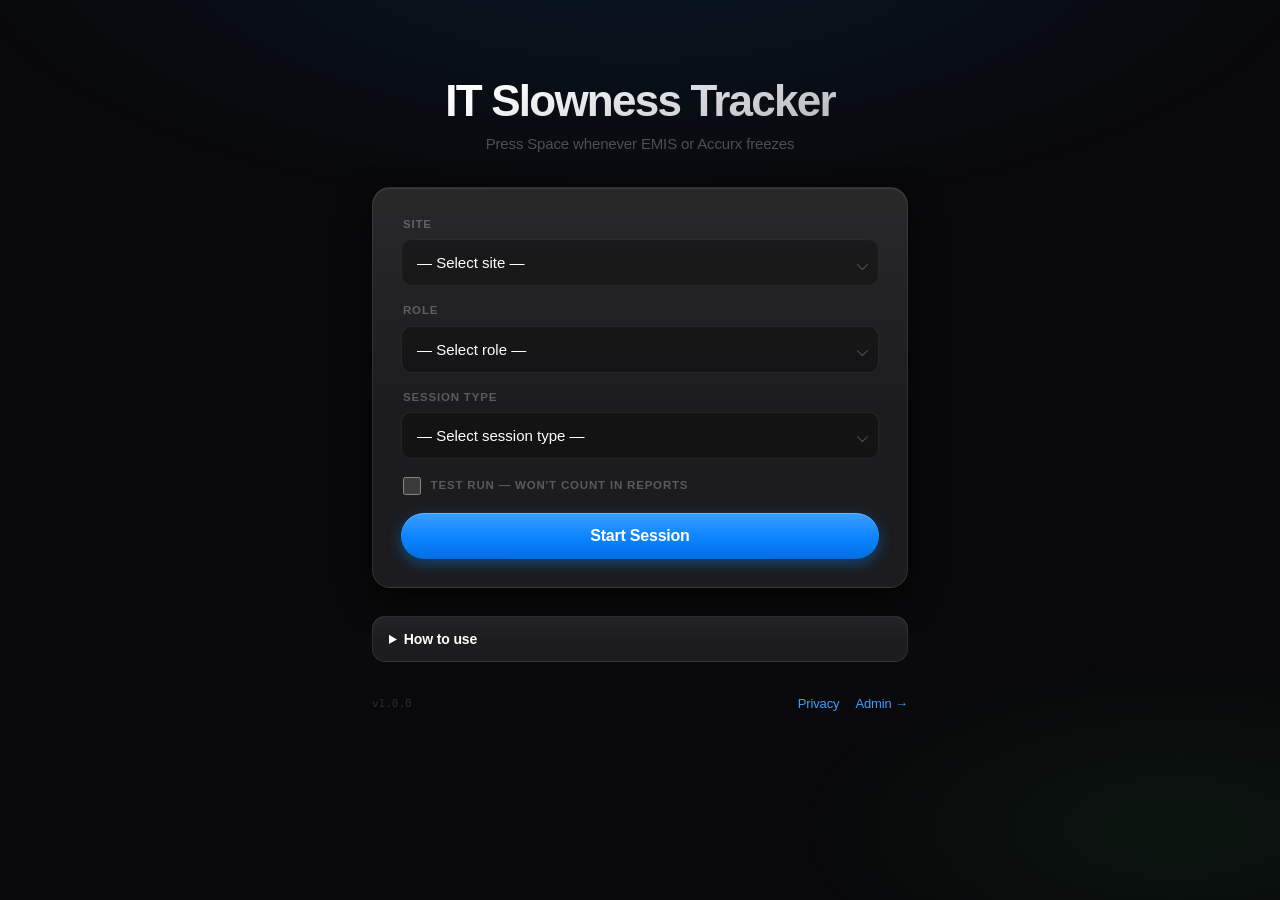
<file: index.html>
<!DOCTYPE html>
<html lang="en">
<head>
  <meta charset="UTF-8">
  <meta name="viewport" content="width=device-width, initial-scale=1.0">
  <title>IT Slowness Tracker</title>
  <meta name="description" content="Log time lost to EMIS and Accurx freezes during a working session.">
  <meta name="theme-color" content="#09090b">
  <meta name="apple-mobile-web-app-capable" content="yes">
  <meta name="apple-mobile-web-app-title" content="IT Slowness">
  <meta http-equiv="Content-Security-Policy" content="default-src 'self'; connect-src 'self' https://*.workers.dev https://api.github.com; script-src 'self'; img-src 'self' data:;">
  <meta name="app-version" content="">
  <link rel="icon" href="favicon.svg" type="image/svg+xml">
  <link rel="manifest" href="manifest.webmanifest">
  <link rel="stylesheet" href="app.css">
  <script type="module" src="app.js" defer></script>
</head>
<body data-screen="setup">

  <div id="error-banner" class="error-banner" role="alert" hidden></div>
  <div id="recovery-banner" class="recovery-banner" role="status" hidden>
    <span>Recovered session from previous page load.</span>
    <button type="button" id="btn-discard-recovery" class="btn btn-ghost btn-small">Discard</button>
  </div>

  <!-- ═══════════════════════════════════════════
       SCREEN: SETUP
  ════════════════════════════════════════════ -->
  <section id="screen-setup" class="screen">
    <div class="screen-inner">
      <header class="setup-header">
        <h1>IT Slowness Tracker</h1>
        <p class="subheading">Press Space whenever EMIS or Accurx freezes</p>
      </header>

      <form id="form-setup" class="setup-form" novalidate>
        <div class="field-group">
          <label for="sel-site">Site</label>
          <select id="sel-site" required>
            <option value="">— Select site —</option>
          </select>
        </div>

        <div class="field-group">
          <label for="sel-role">Role</label>
          <select id="sel-role" required>
            <option value="">— Select role —</option>
          </select>
        </div>

        <div class="field-group">
          <label for="sel-session-type">Session type</label>
          <select id="sel-session-type" required>
            <option value="">— Select session type —</option>
          </select>
        </div>

        <div class="field-group field-group--check">
          <label class="checkbox-label" for="chk-test-run">
            <input type="checkbox" id="chk-test-run">
            <span>Test run — won't count in reports</span>
          </label>
        </div>

        <button type="submit" id="btn-start-session" class="btn btn-primary btn-large">
          Start Session
        </button>
      </form>

      <details class="howto">
        <summary>How to use</summary>
        <ol>
          <li>Select your site, role, and session type, then start.</li>
          <li>Press <kbd>Space</kbd> (or tap the green button) when a system freezes.</li>
          <li>Press <kbd>Space</kbd> again when it recovers. Add an optional note.</li>
          <li>Hold <strong>End Session</strong> for 2 seconds, review, and submit.</li>
        </ol>
        <p>Do not enter patient names or NHS numbers. <a href="./privacy.html">Privacy notice</a>.</p>
      </details>

      <p id="queue-hint" class="queue-hint" hidden></p>

      <footer class="setup-footer">
        <span id="version-display" class="version-label"></span>
        <span class="footer-links">
          <a href="./privacy.html" class="admin-link">Privacy</a>
          <a href="./admin/" class="admin-link">Admin →</a>
        </span>
      </footer>
    </div>
  </section>

  <!-- ═══════════════════════════════════════════
       SCREEN: ACTIVE
  ════════════════════════════════════════════ -->
  <section id="screen-active" class="screen">
    <div class="screen-inner">

      <div class="active-topbar">
        <span id="info-chip" class="info-chip"></span>
        <button id="btn-edit-session" class="btn btn-ghost btn-small">Edit</button>
      </div>

      <div class="stats-row">
        <div class="stat-block">
          <span class="stat-num" id="stat-incidents">0</span>
          <span class="stat-lbl">incidents</span>
        </div>
        <div class="stat-divider"></div>
        <div class="stat-block">
          <span class="stat-num stat-num--red" id="stat-total-lost">0s</span>
          <span class="stat-lbl">lost</span>
        </div>
      </div>

      <div class="timer-area">
        <button id="btn-toggle-timer" class="idle" type="button" aria-pressed="false" aria-label="Start slowness timer">
          <span class="timer-idle-label">▶&nbsp;&nbsp;Press SPACE to start the clock</span>
          <span class="timer-running-label">
            <span id="display-elapsed" aria-hidden="true">00:00.0</span>
            <span class="timer-hint-running">Press SPACE to stop</span>
          </span>
        </button>
        <p class="shortcut-hint">or <kbd>Ctrl</kbd>+<kbd>Shift</kbd>+<kbd>S</kbd></p>
      </div>

      <ol id="incident-list" class="incident-list"></ol>

      <div class="end-session-area">
        <button id="btn-end-session" class="btn btn-warning" type="button" data-hold="true" aria-describedby="hold-hint">
          End Session
        </button>
        <p id="hold-hint" class="hold-hint">Hold for 2 seconds to end. Keyboard: press Enter, then confirm.</p>
        <button id="btn-discard-session" class="btn btn-ghost btn-small" type="button">
          Discard session
        </button>
      </div>

    </div>
  </section>

  <!-- ═══════════════════════════════════════════
       SCREEN: SUBMIT
  ════════════════════════════════════════════ -->
  <section id="screen-submit" class="screen">
    <div class="screen-inner">

      <h2 id="submit-heading" class="submit-heading"></h2>

      <div class="table-wrap">
        <table id="incident-table" class="incident-table">
          <thead>
            <tr>
              <th>#</th>
              <th>Time</th>
              <th>Duration</th>
              <th>Note</th>
            </tr>
          </thead>
          <tbody id="incident-table-body"></tbody>
        </table>
        <p id="submit-empty" class="submit-empty" hidden>No incidents recorded this session.</p>
      </div>

      <div class="field-group">
        <label for="session-narrative">Additional notes</label>
        <textarea
          id="session-narrative"
          rows="4"
          maxlength="2000"
          placeholder="Optional: anything else? e.g. EMIS labs slow all morning"
        ></textarea>
      </div>

      <button id="btn-submit" class="btn btn-primary btn-large" type="button">
        Submit to central log
      </button>

      <div id="submit-status" class="submit-status" hidden></div>

      <div class="submit-escape-hatch" hidden id="escape-hatch">
        <button id="btn-download-json" class="btn btn-ghost" type="button">
          Download session JSON
        </button>
      </div>

      <button id="btn-new-session" class="btn btn-ghost btn-large" type="button" hidden>
        Start another session
      </button>

    </div>
  </section>

  <!-- ═══════════════════════════════════════════
       NOTE DIALOG
  ════════════════════════════════════════════ -->
  <dialog id="note-dialog" class="note-dialog">
    <form method="dialog" class="note-dialog-inner">
      <h3 class="dialog-title">Add note to incident</h3>
      <textarea
        id="note-input"
        rows="3"
        maxlength="500"
        placeholder="e.g. EMIS froze on patient summary screen"
      ></textarea>
      <div class="dialog-actions">
        <button type="button" id="btn-note-confirm" class="btn btn-primary">Save note</button>
        <button type="button" id="btn-note-cancel" class="btn btn-ghost">Cancel</button>
      </div>
    </form>
  </dialog>

</body>
</html>
</file>
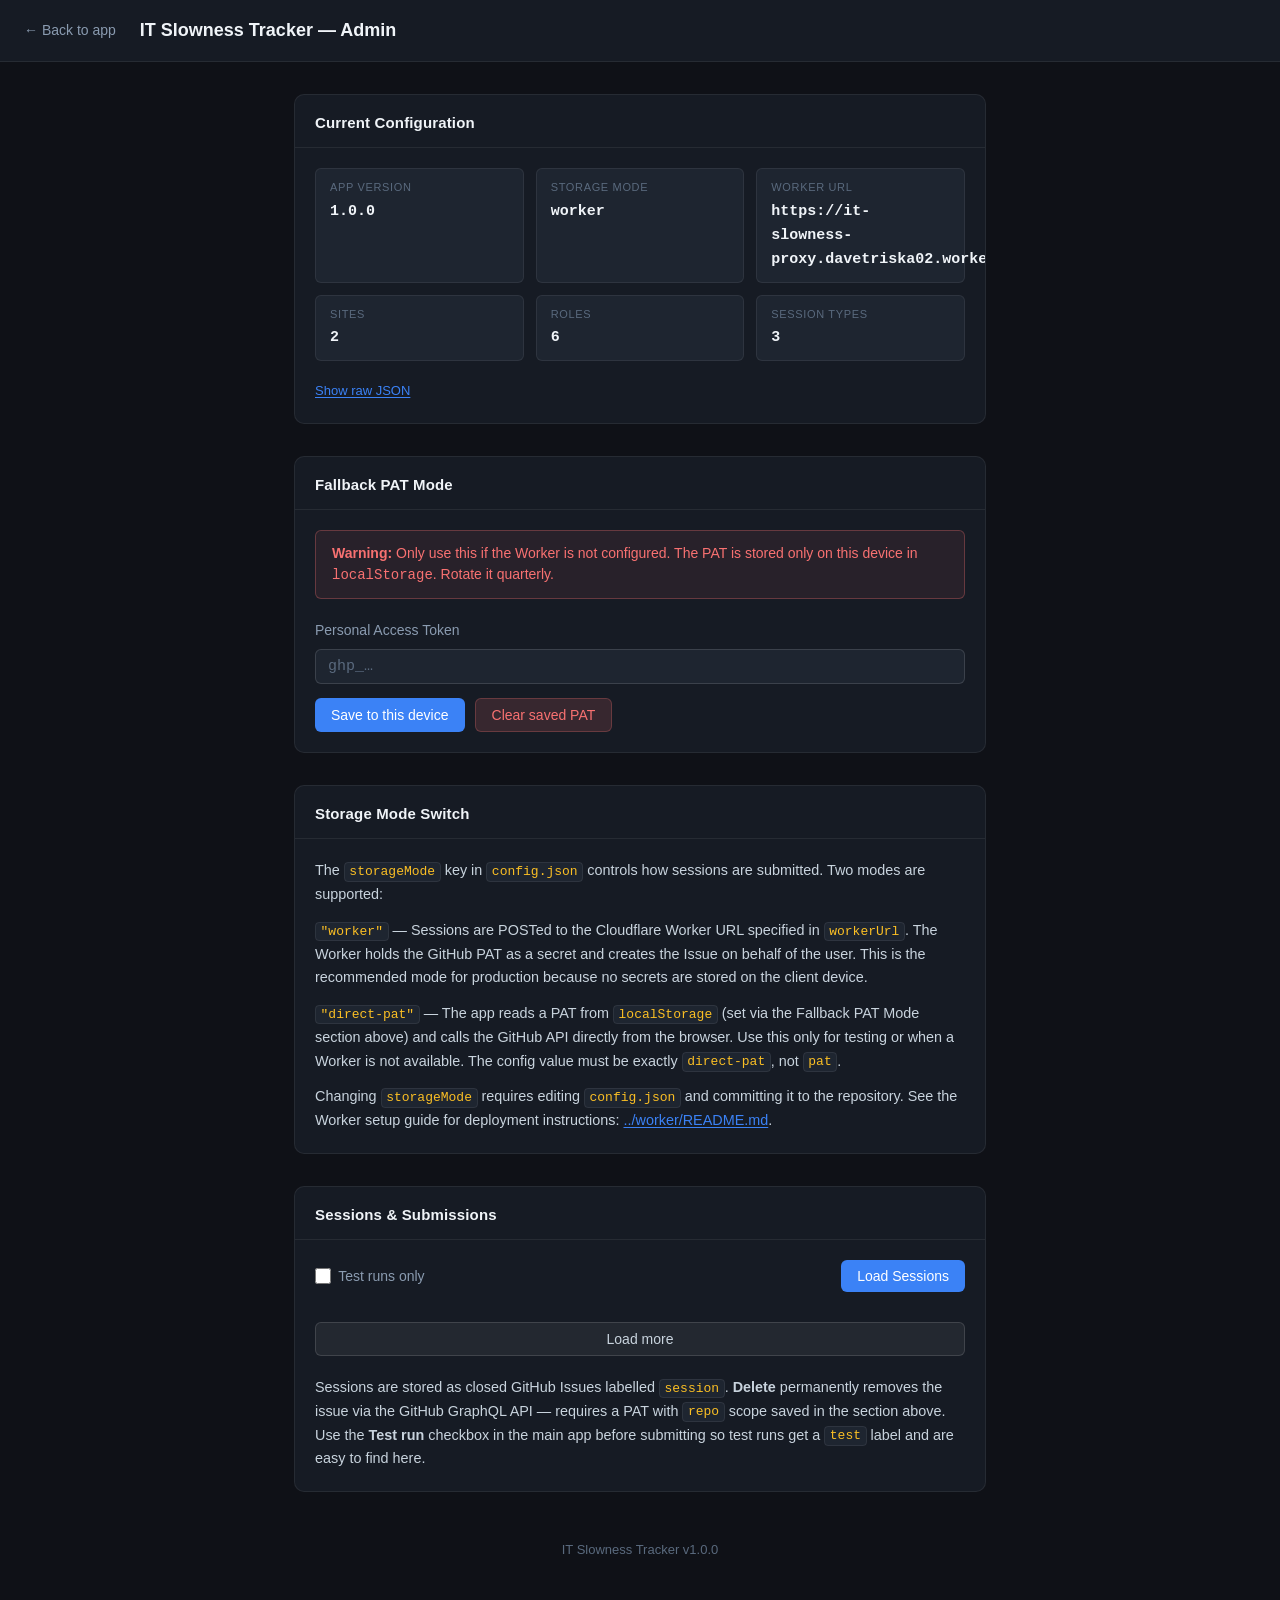
<file: admin/index.html>
<!DOCTYPE html>
<html lang="en">
<head>
  <meta charset="UTF-8">
  <meta name="viewport" content="width=device-width, initial-scale=1.0">
  <title>IT Slowness Tracker — Admin</title>
  <style>
    :root {
      --bg: #0f1117; --bg-elev: #161b24; --bg-mid: #1e2530;
      --border: rgba(255,255,255,0.07); --border-hi: rgba(255,255,255,0.13);
      --text-1: #f0f4f8; --text-2: #c8d3dd; --text-3: #8a9bb0; --text-4: #5a6a7e;
      --accent: #3b82f6; --red: #f87171; --amber: #fbbf24; --green: #4ade80;
      --sans: -apple-system, BlinkMacSystemFont, 'Segoe UI', sans-serif;
      --mono: 'SF Mono', 'Fira Code', 'Cascadia Code', monospace;
    }

    *, *::before, *::after { box-sizing: border-box; margin: 0; padding: 0; }

    html { font-size: 16px; }

    body {
      background: var(--bg);
      color: var(--text-1);
      font-family: var(--sans);
      line-height: 1.6;
      min-height: 100vh;
      padding: 0 0 4rem;
    }

    /* ── Header ── */
    .site-header {
      background: var(--bg-elev);
      border-bottom: 1px solid var(--border);
      padding: 1rem 1.5rem;
      display: flex;
      align-items: center;
      gap: 1.5rem;
    }

    .back-link {
      color: var(--text-3);
      text-decoration: none;
      font-size: 0.875rem;
      white-space: nowrap;
      display: flex;
      align-items: center;
      gap: 0.25rem;
      transition: color 0.15s;
    }
    .back-link:hover { color: var(--text-1); }

    .site-header h1 {
      font-size: 1.125rem;
      font-weight: 600;
      color: var(--text-1);
    }

    /* ── Main layout ── */
    .page-content {
      max-width: 740px;
      margin: 0 auto;
      padding: 2rem 1.5rem;
      display: flex;
      flex-direction: column;
      gap: 2rem;
    }

    /* ── Section card ── */
    .card {
      background: var(--bg-elev);
      border: 1px solid var(--border);
      border-radius: 10px;
      overflow: hidden;
    }

    .card-header {
      padding: 1rem 1.25rem 0.75rem;
      border-bottom: 1px solid var(--border);
    }

    .card-header h2 {
      font-size: 0.9375rem;
      font-weight: 600;
      color: var(--text-1);
      letter-spacing: 0.01em;
    }

    .card-body {
      padding: 1.25rem;
    }

    /* ── Config block ── */
    .config-pre {
      background: var(--bg-mid);
      border: 1px solid var(--border);
      border-radius: 6px;
      padding: 1rem;
      font-family: var(--mono);
      font-size: 0.8125rem;
      color: var(--text-2);
      overflow-x: auto;
      white-space: pre;
      line-height: 1.55;
    }

    .config-meta {
      display: grid;
      grid-template-columns: repeat(auto-fill, minmax(200px, 1fr));
      gap: 0.75rem;
      margin-bottom: 1rem;
    }

    .meta-item {
      background: var(--bg-mid);
      border: 1px solid var(--border);
      border-radius: 6px;
      padding: 0.625rem 0.875rem;
    }

    .meta-label {
      font-size: 0.6875rem;
      color: var(--text-4);
      text-transform: uppercase;
      letter-spacing: 0.06em;
      margin-bottom: 0.2rem;
    }

    .meta-value {
      font-size: 0.9375rem;
      font-weight: 600;
      color: var(--text-1);
      font-family: var(--mono);
    }

    .config-raw-toggle {
      margin-top: 0.75rem;
    }

    .toggle-btn {
      background: none;
      border: none;
      cursor: pointer;
      color: var(--accent);
      font-size: 0.8125rem;
      padding: 0;
      text-decoration: underline;
      text-underline-offset: 2px;
    }
    .toggle-btn:hover { color: var(--text-1); }

    .config-loading {
      color: var(--text-3);
      font-size: 0.875rem;
    }

    .config-error {
      color: var(--red);
      font-size: 0.875rem;
    }

    /* ── Warning banner ── */
    .warning-banner {
      background: rgba(248, 113, 113, 0.08);
      border: 1px solid rgba(248, 113, 113, 0.3);
      border-radius: 6px;
      padding: 0.75rem 1rem;
      color: var(--red);
      font-size: 0.875rem;
      line-height: 1.5;
      margin-bottom: 1.25rem;
    }

    .warning-banner strong { font-weight: 600; }

    /* ── PAT section ── */
    .pat-status {
      background: rgba(74, 222, 128, 0.08);
      border: 1px solid rgba(74, 222, 128, 0.25);
      border-radius: 6px;
      padding: 0.625rem 0.875rem;
      color: var(--green);
      font-size: 0.875rem;
      margin-bottom: 1rem;
      display: none;
    }
    .pat-status.visible { display: block; }

    .pat-row {
      display: flex;
      gap: 0.625rem;
      align-items: stretch;
    }

    .pat-input {
      flex: 1;
      background: var(--bg-mid);
      border: 1px solid var(--border-hi);
      border-radius: 6px;
      padding: 0.5rem 0.75rem;
      color: var(--text-1);
      font-size: 0.9375rem;
      font-family: var(--mono);
      outline: none;
      transition: border-color 0.15s;
      min-width: 0;
    }
    .pat-input::placeholder { color: var(--text-4); }
    .pat-input:focus { border-color: var(--accent); }

    /* ── Buttons ── */
    .btn {
      display: inline-flex;
      align-items: center;
      justify-content: center;
      gap: 0.375rem;
      border: none;
      border-radius: 6px;
      cursor: pointer;
      font-size: 0.875rem;
      font-weight: 500;
      padding: 0.5rem 1rem;
      white-space: nowrap;
      transition: background 0.15s, color 0.15s, opacity 0.15s;
      font-family: var(--sans);
    }

    .btn-primary {
      background: var(--accent);
      color: #fff;
    }
    .btn-primary:hover { background: #2563eb; }

    .btn-danger {
      background: rgba(248, 113, 113, 0.15);
      color: var(--red);
      border: 1px solid rgba(248, 113, 113, 0.25);
    }
    .btn-danger:hover { background: rgba(248, 113, 113, 0.25); }

    .btn-ghost {
      background: rgba(255,255,255,0.06);
      color: var(--text-2);
      border: 1px solid var(--border-hi);
    }
    .btn-ghost:hover { background: rgba(255,255,255,0.10); color: var(--text-1); }

    .pat-actions {
      display: flex;
      gap: 0.625rem;
      margin-top: 0.875rem;
      flex-wrap: wrap;
    }

    /* ── Feedback label ── */
    .feedback {
      font-size: 0.8125rem;
      padding: 0.25rem 0;
      transition: opacity 0.3s;
    }
    .feedback.ok { color: var(--green); }
    .feedback.err { color: var(--red); }
    .feedback[hidden] { display: none; }

    /* ── Storage mode section ── */
    .prose {
      font-size: 0.9rem;
      color: var(--text-2);
      line-height: 1.65;
    }

    .prose p + p { margin-top: 0.75rem; }

    .prose a {
      color: var(--accent);
      text-decoration: underline;
      text-underline-offset: 2px;
    }
    .prose a:hover { color: var(--text-1); }

    .prose code {
      background: var(--bg-mid);
      border: 1px solid var(--border);
      border-radius: 4px;
      padding: 0.1em 0.35em;
      font-family: var(--mono);
      font-size: 0.8125rem;
      color: var(--amber);
    }

    /* ── Footer ── */
    .site-footer {
      text-align: center;
      color: var(--text-4);
      font-size: 0.8125rem;
      margin-top: 1rem;
    }

    /* ── Sessions viewer ── */
    .sessions-toolbar {
      display: flex;
      gap: 0.75rem;
      align-items: center;
      flex-wrap: wrap;
      margin-bottom: 1.25rem;
    }

    .sessions-toolbar .spacer { flex: 1; }

    .chk-label {
      display: flex;
      align-items: center;
      gap: 0.45rem;
      cursor: pointer;
      color: var(--text-3);
      font-size: 0.875rem;
    }
    .chk-label:hover { color: var(--text-2); }
    .chk-label input[type="checkbox"] {
      width: 1rem;
      height: 1rem;
      accent-color: var(--amber);
      cursor: pointer;
    }

    .sessions-summary {
      background: var(--bg-mid);
      border: 1px solid var(--border);
      border-radius: 6px;
      padding: 0.625rem 0.875rem;
      font-size: 0.875rem;
      color: var(--text-2);
      margin-bottom: 1rem;
      font-family: var(--mono);
    }

    .session-item {
      background: var(--bg-mid);
      border: 1px solid var(--border);
      border-left: 3px solid transparent;
      border-radius: 8px;
      padding: 0.75rem 0.875rem;
      margin-bottom: 0.5rem;
    }

    .session-item--test { border-left-color: var(--amber); }

    .session-meta {
      display: flex;
      align-items: center;
      gap: 0.5rem;
      flex-wrap: wrap;
      margin-bottom: 0.3rem;
    }

    .session-date {
      font-size: 0.8125rem;
      font-family: var(--mono);
      color: var(--text-3);
      white-space: nowrap;
    }

    .session-test-badge {
      background: rgba(251,191,36,0.15);
      border: 1px solid rgba(251,191,36,0.3);
      color: var(--amber);
      font-size: 0.6875rem;
      font-weight: 700;
      padding: 0.1em 0.4em;
      border-radius: 4px;
      letter-spacing: 0.05em;
      white-space: nowrap;
    }

    .session-who {
      font-size: 0.875rem;
      color: var(--text-1);
      font-weight: 500;
    }

    .session-stats {
      font-size: 0.8125rem;
      color: var(--text-3);
      font-family: var(--mono);
      margin-left: auto;
      white-space: nowrap;
    }

    .session-narrative {
      font-size: 0.8125rem;
      color: var(--text-3);
      font-style: italic;
      margin-bottom: 0.4rem;
      line-height: 1.4;
    }

    .session-actions {
      display: flex;
      gap: 0.5rem;
      align-items: center;
      justify-content: flex-end;
    }

    .btn-small {
      padding: 0.3rem 0.625rem !important;
      font-size: 0.8rem !important;
    }

    a.btn { text-decoration: none; }

    .sessions-empty {
      color: var(--text-4);
      font-size: 0.875rem;
      padding: 1.5rem 0;
      text-align: center;
    }

    .sessions-error { color: var(--red); font-size: 0.875rem; }

    .session-name {
      font-size: 0.875rem;
      color: var(--accent);
      font-weight: 700;
    }
  </style>
</head>
<body>

  <header class="site-header">
    <a href="../" class="back-link">&#8592; Back to app</a>
    <h1>IT Slowness Tracker &mdash; Admin</h1>
  </header>

  <main class="page-content">

    <!-- ═══════════════════════════════════════
         Section: Current Configuration
    ════════════════════════════════════════ -->
    <section class="card" id="section-config">
      <div class="card-header">
        <h2>Current Configuration</h2>
      </div>
      <div class="card-body">
        <div id="config-loading" class="config-loading">Loading config.json&hellip;</div>
        <div id="config-error" class="config-error" hidden></div>
        <div id="config-content" hidden>
          <div class="config-meta" id="config-meta"></div>
          <div class="config-raw-toggle">
            <button class="toggle-btn" id="btn-toggle-raw" type="button">Show raw JSON</button>
          </div>
          <div id="config-raw-wrap" hidden>
            <pre class="config-pre" id="config-pre"></pre>
          </div>
        </div>
      </div>
    </section>

    <!-- ═══════════════════════════════════════
         Section: Fallback PAT Mode
    ════════════════════════════════════════ -->
    <section class="card" id="section-pat">
      <div class="card-header">
        <h2>Fallback PAT Mode</h2>
      </div>
      <div class="card-body">

        <div class="warning-banner">
          <strong>Warning:</strong> Only use this if the Worker is not configured.
          The PAT is stored only on this device in <code>localStorage</code>.
          Rotate it quarterly.
        </div>

        <div class="pat-status" id="pat-status">
          A PAT is currently saved on this device.
        </div>

        <label for="pat-input" style="display:block; font-size:0.875rem; color:var(--text-3); margin-bottom:0.5rem;">
          Personal Access Token
        </label>
        <div class="pat-row">
          <input
            type="password"
            id="pat-input"
            class="pat-input"
            placeholder="ghp_&hellip;"
            autocomplete="off"
            spellcheck="false"
          >
        </div>
        <div class="pat-actions">
          <button type="button" class="btn btn-primary" id="btn-save-pat">Save to this device</button>
          <button type="button" class="btn btn-danger" id="btn-clear-pat">Clear saved PAT</button>
        </div>
        <div class="feedback" id="pat-feedback" hidden></div>

      </div>
    </section>

    <!-- ═══════════════════════════════════════
         Section: Storage Mode Switch
    ════════════════════════════════════════ -->
    <section class="card" id="section-storage">
      <div class="card-header">
        <h2>Storage Mode Switch</h2>
      </div>
      <div class="card-body">
        <div class="prose">
          <p>
            The <code>storageMode</code> key in <code>config.json</code> controls how sessions are
            submitted. Two modes are supported:
          </p>
          <p>
            <code>"worker"</code> &mdash; Sessions are POSTed to the Cloudflare Worker URL specified
            in <code>workerUrl</code>. The Worker holds the GitHub PAT as a secret and creates the
            Issue on behalf of the user. This is the recommended mode for production because no
            secrets are stored on the client device.
          </p>
          <p>
            <code>"direct-pat"</code> &mdash; The app reads a PAT from <code>localStorage</code> (set via
            the Fallback PAT Mode section above) and calls the GitHub API directly from the browser.
            Use this only for testing or when a Worker is not available. The config value must be
            exactly <code>direct-pat</code>, not <code>pat</code>.
          </p>
          <p>
            Changing <code>storageMode</code> requires editing <code>config.json</code> and
            committing it to the repository. See the Worker setup guide for deployment instructions:
            <a href="../worker/README.md">../worker/README.md</a>.
          </p>
        </div>
      </div>
    </section>

    <!-- ═══════════════════════════════════════
         Section: Sessions
    ════════════════════════════════════════ -->
    <section class="card" id="section-sessions">
      <div class="card-header">
        <h2>Sessions &amp; Submissions</h2>
      </div>
      <div class="card-body">

        <div class="sessions-toolbar">
          <label class="chk-label" for="chk-test-only">
            <input type="checkbox" id="chk-test-only">
            <span>Test runs only</span>
          </label>
          <div class="spacer"></div>
          <button type="button" class="btn btn-primary" id="btn-load-sessions">Load Sessions</button>
        </div>

        <div id="sessions-summary" class="sessions-summary" hidden></div>
        <div id="sessions-loading" class="config-loading" hidden>Loading&hellip;</div>
        <div id="sessions-error" class="sessions-error" hidden></div>
        <div id="sessions-list" hidden></div>
        <button type="button" id="btn-load-more" class="btn btn-ghost"
          style="width:100%;margin-top:0.625rem;" hidden>Load more</button>

        <div class="prose" style="margin-top:1.25rem">
          <p>
            Sessions are stored as closed GitHub Issues labelled <code>session</code>.
            <strong>Delete</strong> permanently removes the issue via the GitHub GraphQL API —
            requires a PAT with <code>repo</code> scope saved in the section above.
            Use the <strong>Test run</strong> checkbox in the main app before submitting
            so test runs get a <code>test</code> label and are easy to find here.
          </p>
        </div>

      </div>
    </section>

  </main>

  <footer class="site-footer" id="site-footer">
    &mdash;
  </footer>

  <script>
    (function () {
      'use strict';

      const PAT_KEY = 'itslowness.pat';

      // ── DOM refs ──────────────────────────────────────────
      const configLoading  = document.getElementById('config-loading');
      const configError    = document.getElementById('config-error');
      const configContent  = document.getElementById('config-content');
      const configMeta     = document.getElementById('config-meta');
      const configPre      = document.getElementById('config-pre');
      const configRawWrap  = document.getElementById('config-raw-wrap');
      const btnToggleRaw   = document.getElementById('btn-toggle-raw');

      const patStatus      = document.getElementById('pat-status');
      const patInput       = document.getElementById('pat-input');
      const btnSavePat     = document.getElementById('btn-save-pat');
      const btnClearPat    = document.getElementById('btn-clear-pat');
      const patFeedback    = document.getElementById('pat-feedback');

      const siteFooter     = document.getElementById('site-footer');

      // ── Config loading ─────────────────────────────────────
      function showMeta(cfg) {
        const items = [
          { label: 'App Version',   value: cfg.appVersion   || '—' },
          { label: 'Storage Mode',  value: cfg.storageMode  || '—' },
          { label: 'Worker URL',    value: cfg.workerUrl    || '—' },
          { label: 'Sites',         value: Array.isArray(cfg.sites)        ? cfg.sites.length        : '—' },
          { label: 'Roles',         value: Array.isArray(cfg.roles)        ? cfg.roles.length        : '—' },
          { label: 'Session Types', value: Array.isArray(cfg.sessionTypes) ? cfg.sessionTypes.length : '—' },
        ];

        configMeta.innerHTML = items.map(function (item) {
          return (
            '<div class="meta-item">' +
              '<div class="meta-label">' + escHtml(item.label) + '</div>' +
              '<div class="meta-value">' + escHtml(String(item.value)) + '</div>' +
            '</div>'
          );
        }).join('');
      }

      function loadConfig() {
        fetch('../config.json', { cache: 'no-cache' })
          .then(function (res) {
            if (!res.ok) throw new Error('HTTP ' + res.status + ' ' + res.statusText);
            return res.json();
          })
          .then(function (cfg) {
            configLoading.hidden = true;
            configContent.hidden = false;

            showMeta(cfg);
            configPre.textContent = JSON.stringify(cfg, null, 2);

            // Footer version
            if (cfg.appVersion) {
              siteFooter.textContent = 'IT Slowness Tracker v' + cfg.appVersion;
            }
          })
          .catch(function (err) {
            configLoading.hidden = true;
            configError.hidden = false;
            configError.textContent = 'Could not load config.json: ' + err.message;
          });
      }

      btnToggleRaw.addEventListener('click', function () {
        var hidden = configRawWrap.hidden;
        configRawWrap.hidden = !hidden;
        btnToggleRaw.textContent = hidden ? 'Hide raw JSON' : 'Show raw JSON';
      });

      // ── PAT management ─────────────────────────────────────
      function refreshPatUi() {
        var saved = localStorage.getItem(PAT_KEY);
        if (saved) {
          patStatus.classList.add('visible');
        } else {
          patStatus.classList.remove('visible');
        }
      }

      function showFeedback(msg, type, durationMs) {
        patFeedback.textContent = msg;
        patFeedback.className = 'feedback ' + type;
        patFeedback.hidden = false;
        if (durationMs) {
          setTimeout(function () {
            patFeedback.hidden = true;
          }, durationMs);
        }
      }

      btnSavePat.addEventListener('click', function () {
        var val = patInput.value.trim();
        if (!val) {
          showFeedback('Please enter a PAT before saving.', 'err', 4000);
          patInput.focus();
          return;
        }
        try {
          localStorage.setItem(PAT_KEY, val);
          patInput.value = '';
          refreshPatUi();
          showFeedback('Saved.', 'ok', 4000);
        } catch (e) {
          showFeedback('Could not save: ' + e.message, 'err', 6000);
        }
      });

      btnClearPat.addEventListener('click', function () {
        localStorage.removeItem(PAT_KEY);
        refreshPatUi();
        showFeedback('Cleared.', 'ok', 4000);
      });

      // ── Helpers ────────────────────────────────────────────
      function escHtml(str) {
        return str
          .replace(/&/g, '&amp;')
          .replace(/</g, '&lt;')
          .replace(/>/g, '&gt;')
          .replace(/"/g, '&quot;');
      }

      // ── Init ───────────────────────────────────────────────
      refreshPatUi();
      loadConfig();
    }());
  </script>

  <script>
    (function () {
      'use strict';

      var REPO       = 'davetriska02-collab/circle-of-death-tracker';
      var API_BASE   = 'https://api.github.com';
      var GRAPHQL    = 'https://api.github.com/graphql';
      var PAT_KEY_SV = 'itslowness.pat';

      var allIssues  = [];
      var currentPage = 1;
      var hasMore    = false;

      var elSummary  = document.getElementById('sessions-summary');
      var elLoading  = document.getElementById('sessions-loading');
      var elError    = document.getElementById('sessions-error');
      var elList     = document.getElementById('sessions-list');
      var elLoadMore = document.getElementById('btn-load-more');
      var elTestOnly = document.getElementById('chk-test-only');

      // ── Helpers ────────────────────────────────────────────────────────
      function escHtml2(str) {
        return String(str)
          .replace(/&/g, '&amp;')
          .replace(/</g, '&lt;')
          .replace(/>/g, '&gt;')
          .replace(/"/g, '&quot;');
      }

      function fmtDur(seconds) {
        var s = seconds || 0;
        if (s >= 3600) {
          return Math.floor(s / 3600) + 'h ' + Math.floor((s % 3600) / 60) + 'm';
        }
        if (s >= 60) {
          return Math.floor(s / 60) + 'm ' + (s % 60) + 's';
        }
        return s + 's';
      }

      function fmtDate(isoStr) {
        if (!isoStr) return '?';
        var d = new Date(isoStr);
        return d.toLocaleDateString('en-GB', { day: 'numeric', month: 'short', year: 'numeric' });
      }

      function parseSession(body) {
        if (!body) return null;
        var m = body.match(/```json\s*([\s\S]*?)\s*```/);
        if (!m) return null;
        try { return JSON.parse(m[1]); } catch (_) { return null; }
      }

      function getPat() {
        return localStorage.getItem(PAT_KEY_SV);
      }

      // ── Load sessions ──────────────────────────────────────────────────
      function loadSessions(page) {
        elLoading.hidden = false;
        elError.hidden = true;

        var url = API_BASE + '/repos/' + REPO + '/issues'
          + '?state=closed&labels=session&per_page=100&page=' + page;

        var headers = { 'X-GitHub-Api-Version': '2022-11-28' };
        var pat = getPat();
        if (pat) headers['Authorization'] = 'Bearer ' + pat;

        fetch(url, { headers: headers })
          .then(function (res) {
            if (!res.ok) throw new Error('GitHub API ' + res.status);
            // check Link header for pagination
            var link = res.headers.get('Link') || '';
            hasMore = link.includes('rel="next"');
            return res.json();
          })
          .then(function (issues) {
            elLoading.hidden = true;
            if (page === 1) allIssues = issues;
            else allIssues = allIssues.concat(issues);
            renderSummary();
            renderList();
          })
          .catch(function (err) {
            elLoading.hidden = true;
            elError.hidden = false;
            elError.textContent = 'Could not load sessions: ' + err.message;
          });
      }

      // ── Render summary bar ─────────────────────────────────────────────
      function renderSummary() {
        var total = allIssues.length;
        var tests = allIssues.filter(function (i) {
          return i.labels.some(function (l) { return l.name === 'test'; });
        }).length;
        var totalLost = allIssues.reduce(function (acc, i) {
          var s = parseSession(i.body);
          return acc + (s && s.totalLostSeconds ? s.totalLostSeconds : 0);
        }, 0);
        elSummary.hidden = false;
        elSummary.textContent =
          total + ' session' + (total !== 1 ? 's' : '') +
          ' · ' + tests + ' test' + (tests !== 1 ? 's' : '') +
          ' · ' + fmtDur(totalLost) + ' lost total';
      }

      // ── Render list ────────────────────────────────────────────────────
      function renderList() {
        elList.hidden = false;
        elList.innerHTML = '';

        var testOnly = elTestOnly.checked;
        var filtered = allIssues.filter(function (i) {
          var isTest = i.labels.some(function (l) { return l.name === 'test'; });
          return testOnly ? isTest : true;
        });

        if (filtered.length === 0) {
          elList.innerHTML = '<p class="sessions-empty">No sessions found.</p>';
          elLoadMore.hidden = true;
          return;
        }

        filtered.forEach(function (issue) {
          var session = parseSession(issue.body);
          var isTest  = issue.labels.some(function (l) { return l.name === 'test'; });

          var date      = fmtDate(session ? session.startedAt : issue.created_at);
          var site      = session ? (session.siteLabel || session.site || '?') : '?';
          var role      = session ? (session.roleLabel || session.role || '?') : '?';
          var type      = session ? (session.sessionTypeLabel || session.sessionType || '?') : '?';
          var incidents = session ? (session.incidentCount || 0) : 0;
          var lost      = session ? fmtDur(session.totalLostSeconds || 0) : '?';
          var narrative = session && session.narrative
            ? session.narrative.slice(0, 120) + (session.narrative.length > 120 ? '…' : '')
            : '';

          var item = document.createElement('div');
          item.className = 'session-item' + (isTest ? ' session-item--test' : '');

          var nameHtml = (session && session.submittedBy)
            ? '<span class="session-name">' + escHtml2(session.submittedBy) + '</span>'
            : '';

          var metaHtml =
            '<div class="session-meta">' +
              '<span class="session-date">' + escHtml2(date) + '</span>' +
              (isTest ? '<span class="session-test-badge">TEST</span>' : '') +
              nameHtml +
              '<span class="session-who">' +
                escHtml2(site) + ' &middot; ' + escHtml2(role) + ' &middot; ' + escHtml2(type) +
              '</span>' +
              '<span class="session-stats">' +
                escHtml2(String(incidents)) + ' incident' + (incidents !== 1 ? 's' : '') +
                ' &middot; ' + escHtml2(lost) +
              '</span>' +
            '</div>';

          var narrativeHtml = narrative
            ? '<div class="session-narrative">' + escHtml2(narrative) + '</div>'
            : '';

          var actionsHtml =
            '<div class="session-actions">' +
              '<a href="' + escHtml2(issue.html_url) + '" target="_blank" rel="noopener"' +
                ' class="btn btn-ghost btn-small">#' + issue.number + '</a>' +
              '<button class="btn btn-danger btn-small js-delete" type="button"' +
                ' data-node-id="' + escHtml2(issue.node_id) + '"' +
                ' data-issue-number="' + issue.number + '">Delete</button>' +
            '</div>';

          item.innerHTML = metaHtml + narrativeHtml + actionsHtml;

          item.querySelector('.js-delete').addEventListener('click', function () {
            handleDelete(this.dataset.nodeId, parseInt(this.dataset.issueNumber), item);
          });

          elList.appendChild(item);
        });

        elLoadMore.hidden = !hasMore;
      }

      // ── Delete via GraphQL ─────────────────────────────────────────────
      function handleDelete(nodeId, issueNumber, itemEl) {
        var pat = getPat();
        if (!pat) {
          alert('No PAT saved. Set one in the Fallback PAT Mode section above (requires repo scope).');
          return;
        }
        if (!confirm('Permanently delete issue #' + issueNumber + '? This cannot be undone.')) return;

        var btn = itemEl.querySelector('.js-delete');
        btn.disabled = true;
        btn.textContent = 'Deleting…';

        var mutation = 'mutation DeleteIssue($id: ID!) { deleteIssue(input: { issueId: $id }) { repository { name } } }';

        fetch(GRAPHQL, {
          method: 'POST',
          headers: {
            'Authorization': 'Bearer ' + pat,
            'Content-Type': 'application/json',
            'X-GitHub-Api-Version': '2022-11-28',
          },
          body: JSON.stringify({ query: mutation, variables: { id: nodeId } }),
        })
          .then(function (res) { return res.json(); })
          .then(function (data) {
            if (data.errors) {
              btn.disabled = false;
              btn.textContent = 'Delete';
              alert('Delete failed: ' + data.errors[0].message);
              return;
            }
            allIssues = allIssues.filter(function (i) { return i.node_id !== nodeId; });
            itemEl.remove();
            renderSummary();
          })
          .catch(function (err) {
            btn.disabled = false;
            btn.textContent = 'Delete';
            alert('Delete failed: ' + err.message);
          });
      }

      // ── Wire up controls ───────────────────────────────────────────────
      document.getElementById('btn-load-sessions').addEventListener('click', function () {
        currentPage = 1;
        loadSessions(1);
      });

      elLoadMore.addEventListener('click', function () {
        currentPage += 1;
        loadSessions(currentPage);
      });

      elTestOnly.addEventListener('change', function () {
        if (allIssues.length > 0) renderList();
      });

    }());
  </script>

</body>
</html>
</file>
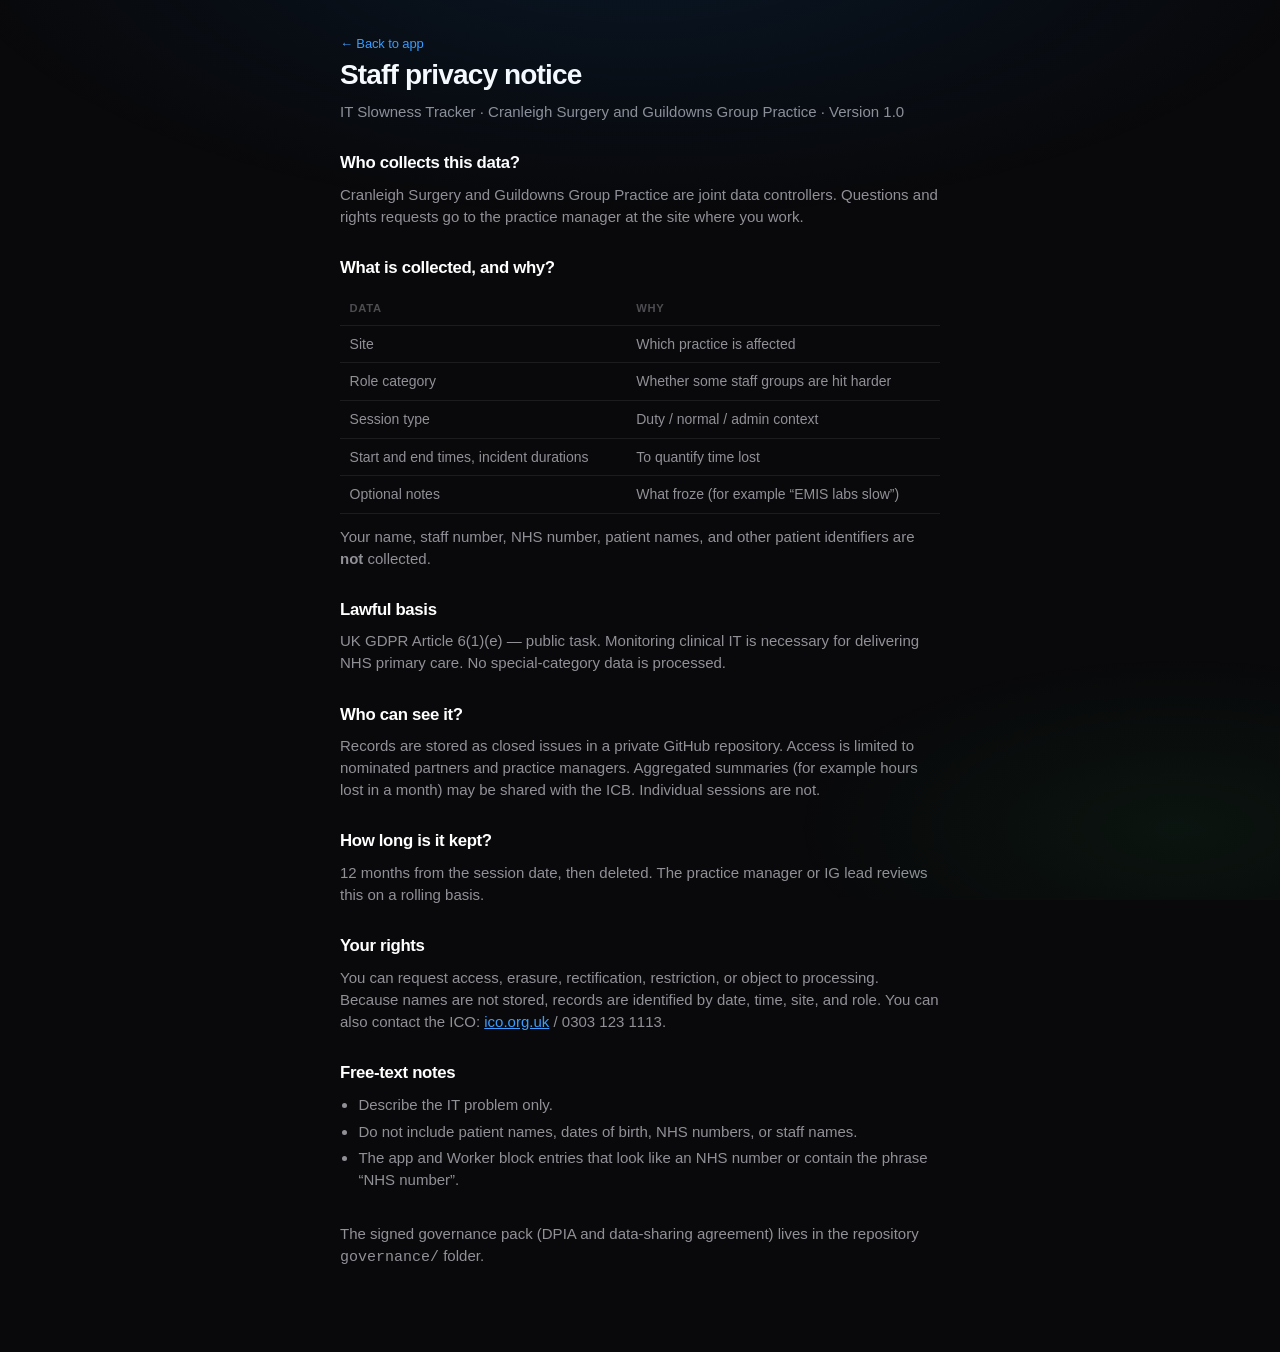
<file: privacy.html>
<!DOCTYPE html>
<html lang="en">
<head>
  <meta charset="UTF-8">
  <meta name="viewport" content="width=device-width, initial-scale=1.0">
  <title>Privacy notice — IT Slowness Tracker</title>
  <meta name="theme-color" content="#09090b">
  <link rel="icon" href="favicon.svg" type="image/svg+xml">
  <link rel="stylesheet" href="app.css">
  <style>
    .privacy { max-width: 40rem; margin: 0 auto; padding: 2rem 1.25rem 4rem; }
    .privacy h1 { font-size: 1.75rem; letter-spacing: -0.03em; margin-bottom: 0.35rem; }
    .privacy h2 { font-size: 1.05rem; margin: 1.75rem 0 0.5rem; letter-spacing: -0.02em; }
    .privacy p, .privacy li { color: var(--label-2); }
    .privacy ul { margin: 0.4rem 0 0 1.15rem; display: flex; flex-direction: column; gap: 0.3rem; }
    .privacy a { color: var(--blue-hi); }
    .lede { color: var(--label-3); margin-bottom: 1.25rem; }
    table { width: 100%; border-collapse: collapse; font-size: 0.875rem; margin: 0.75rem 0; }
    th, td { text-align: left; padding: 0.5rem 0.6rem; border-bottom: 1px solid var(--sep); vertical-align: top; }
    th { color: var(--label-3); font-size: 0.7rem; text-transform: uppercase; letter-spacing: 0.06em; }
    td { color: var(--label-2); }
  </style>
</head>
<body>
  <main class="privacy">
    <p><a class="admin-link" href="./">← Back to app</a></p>
    <h1>Staff privacy notice</h1>
    <p class="lede">IT Slowness Tracker · Cranleigh Surgery and Guildowns Group Practice · Version 1.0</p>

    <h2>Who collects this data?</h2>
    <p>Cranleigh Surgery and Guildowns Group Practice are joint data controllers. Questions and rights requests go to the practice manager at the site where you work.</p>

    <h2>What is collected, and why?</h2>
    <table>
      <thead><tr><th>Data</th><th>Why</th></tr></thead>
      <tbody>
        <tr><td>Site</td><td>Which practice is affected</td></tr>
        <tr><td>Role category</td><td>Whether some staff groups are hit harder</td></tr>
        <tr><td>Session type</td><td>Duty / normal / admin context</td></tr>
        <tr><td>Start and end times, incident durations</td><td>To quantify time lost</td></tr>
        <tr><td>Optional notes</td><td>What froze (for example “EMIS labs slow”)</td></tr>
      </tbody>
    </table>
    <p>Your name, staff number, NHS number, patient names, and other patient identifiers are <strong>not</strong> collected.</p>

    <h2>Lawful basis</h2>
    <p>UK GDPR Article 6(1)(e) — public task. Monitoring clinical IT is necessary for delivering NHS primary care. No special-category data is processed.</p>

    <h2>Who can see it?</h2>
    <p>Records are stored as closed issues in a private GitHub repository. Access is limited to nominated partners and practice managers. Aggregated summaries (for example hours lost in a month) may be shared with the ICB. Individual sessions are not.</p>

    <h2>How long is it kept?</h2>
    <p>12 months from the session date, then deleted. The practice manager or IG lead reviews this on a rolling basis.</p>

    <h2>Your rights</h2>
    <p>You can request access, erasure, rectification, restriction, or object to processing. Because names are not stored, records are identified by date, time, site, and role. You can also contact the ICO: <a href="https://ico.org.uk">ico.org.uk</a> / 0303 123 1113.</p>

    <h2>Free-text notes</h2>
    <ul>
      <li>Describe the IT problem only.</li>
      <li>Do not include patient names, dates of birth, NHS numbers, or staff names.</li>
      <li>The app and Worker block entries that look like an NHS number or contain the phrase “NHS number”.</li>
    </ul>

    <p class="lede" style="margin-top:2rem">The signed governance pack (DPIA and data-sharing agreement) lives in the repository <code>governance/</code> folder.</p>
  </main>
</body>
</html>
</file>
<file: app.css>
/* ─── Premium Apple-inspired dark UI ────────────────────────────────────── */

/* ─── Tokens ─────────────────────────────────────────────────────────────── */
:root {
  /* Surfaces */
  --bg:       #09090b;
  --bg-1:     #1c1c1e;
  --bg-2:     #252528;
  --bg-3:     #2e2e32;

  /* Labels */
  --label-1: #ffffff;
  --label-2: rgba(235,235,245,0.60);
  --label-3: rgba(235,235,245,0.30);
  --label-4: rgba(235,235,245,0.16);

  /* Separators */
  --sep:    rgba(255,255,255,0.08);
  --sep-lo: rgba(255,255,255,0.05);

  /* System colors + tints */
  --blue:      #0a84ff;
  --blue-hi:   #3b9eff;
  --blue-lo:   #006ee0;
  --red:       #ff453a;
  --red-hi:    #ff6961;
  --green:     #30d158;
  --green-hi:  #3de065;
  --green-lo:  #25a244;
  --amber:     #ff9f0a;
  --amber-hi:  #ffb340;

  /* Typography */
  --sans: -apple-system, BlinkMacSystemFont, 'Helvetica Neue', Arial, sans-serif;
  --mono: ui-monospace, 'SF Mono', 'Menlo', 'Monaco', monospace;

  /* Motion */
  --ease:  cubic-bezier(0.25, 0.46, 0.45, 0.94);
  --snap:  cubic-bezier(0.16, 1, 0.3, 1);
  --t:     200ms;
  --t-sm:  120ms;

  /* Radius */
  --r-sm: 10px;
  --r:    13px;
  --r-lg: 18px;
  --pill: 9999px;

  color-scheme: dark;
}

/* ─── Reset ──────────────────────────────────────────────────────────────── */
*, *::before, *::after { box-sizing: border-box; margin: 0; padding: 0; }

html {
  background: var(--bg);
  color: var(--label-1);
  -webkit-text-size-adjust: 100%;
}

body {
  font-family: var(--sans);
  font-size: 0.9375rem;
  line-height: 1.47;
  min-height: 100dvh;
  background: var(--bg);
  color: var(--label-1);
  -webkit-font-smoothing: antialiased;
  -moz-osx-font-smoothing: grayscale;
  overflow-x: hidden;
}

/* Ambient background glow */
body::before {
  content: '';
  position: fixed;
  inset: 0;
  pointer-events: none;
  z-index: 0;
  background:
    radial-gradient(ellipse 85% 50% at 50% -8%,
      rgba(10,132,255,0.11) 0%,
      rgba(10,132,255,0.04) 40%,
      transparent 65%),
    radial-gradient(ellipse 55% 35% at 92% 92%,
      rgba(48,209,88,0.06) 0%,
      transparent 55%);
}

::selection { background: rgba(10,132,255,0.30); color: #fff; }

/* ─── Screen visibility ──────────────────────────────────────────────────── */
body[data-screen="setup"]  #screen-active,
body[data-screen="setup"]  #screen-submit,
body[data-screen="active"] #screen-setup,
body[data-screen="active"] #screen-submit,
body[data-screen="submit"] #screen-setup,
body[data-screen="submit"] #screen-active { display: none; }

/* ─── Screens ────────────────────────────────────────────────────────────── */
.screen {
  position: relative;
  z-index: 1;
  min-height: 100dvh;
  overflow-y: auto;
  display: flex;
  flex-direction: column;
}

.screen-inner {
  width: 100%;
  max-width: 600px;
  margin: 0 auto;
  padding: 2rem 1.25rem 4rem;
  display: flex;
  flex-direction: column;
  gap: 1.375rem;
}

/* ─── Banners ────────────────────────────────────────────────────────────── */
.error-banner {
  position: relative; z-index: 2;
  padding: 0.75rem 1.25rem;
  font-size: 0.875rem; font-weight: 500; text-align: center; letter-spacing: -0.01em;
  background: linear-gradient(135deg, rgba(255,69,58,0.18), rgba(255,69,58,0.10));
  border-bottom: 0.5px solid rgba(255,105,97,0.35);
  color: var(--red-hi);
}

.recovery-banner {
  position: relative; z-index: 2;
  padding: 0.75rem 1.25rem;
  font-size: 0.875rem; font-weight: 500; text-align: center; letter-spacing: -0.01em;
  background: linear-gradient(135deg, rgba(255,159,10,0.16), rgba(255,159,10,0.08));
  border-bottom: 0.5px solid rgba(255,179,64,0.30);
  color: var(--amber-hi);
  display: flex; align-items: center; justify-content: center; gap: 0.75rem; flex-wrap: wrap;
}

.error-banner.info-banner {
  background: linear-gradient(135deg, rgba(48,209,88,0.16), rgba(48,209,88,0.08));
  border-bottom-color: rgba(61,224,101,0.30);
  color: var(--green-hi);
}

/* ─── Setup header ───────────────────────────────────────────────────────── */
.setup-header {
  text-align: center;
  padding: 1.75rem 0 0.25rem;
}

.setup-header h1 {
  font-size: 2rem;
  font-weight: 700;
  letter-spacing: -0.04em;
  line-height: 1.15;
  background: linear-gradient(160deg, #ffffff 20%, rgba(235,235,245,0.72) 100%);
  -webkit-background-clip: text;
  -webkit-text-fill-color: transparent;
  background-clip: text;
}

.subheading {
  margin-top: 0.4rem;
  color: var(--label-3);
  font-size: 0.9375rem;
  letter-spacing: -0.01em;
}

/* ─── Card mixin — applied to all floating surfaces ──────────────────────── */
.setup-form,
.active-topbar,
.stats-row,
.table-wrap,
#note-dialog {
  border: 1px solid rgba(255,255,255,0.08);
}

/* ─── Setup form card ────────────────────────────────────────────────────── */
.setup-form {
  background:
    linear-gradient(180deg, rgba(255,255,255,0.055) 0%, transparent 55%),
    var(--bg-1);
  border-radius: var(--r-lg);
  padding: 1.5rem;
  display: flex;
  flex-direction: column;
  gap: 1rem;
  box-shadow:
    inset 0 1px 0 rgba(255,255,255,0.09),
    0 12px 32px rgba(0,0,0,0.55),
    0 3px 8px rgba(0,0,0,0.35);
}

/* ─── Field groups ───────────────────────────────────────────────────────── */
.field-group {
  display: flex;
  flex-direction: column;
  gap: 0.4rem;
}

.field-group label {
  font-size: 0.72rem;
  font-weight: 600;
  color: var(--label-3);
  text-transform: uppercase;
  letter-spacing: 0.07em;
  padding-left: 0.125rem;
}

.optional-label {
  font-size: 0.68rem; color: var(--label-4);
  font-weight: 400; text-transform: none; letter-spacing: 0; margin-left: 0.2rem;
}

/* ─── Inputs ─────────────────────────────────────────────────────────────── */
input:not([type="checkbox"]),
textarea {
  width: 100%;
  background: rgba(0,0,0,0.30);
  color: var(--label-1);
  border: 1px solid rgba(255,255,255,0.07);
  border-radius: var(--r-sm);
  padding: 0.75rem 0.9375rem;
  font-family: var(--sans);
  font-size: 0.9375rem;
  line-height: 1.4;
  appearance: none;
  -webkit-appearance: none;
  outline: none;
  transition: border-color var(--t-sm) var(--ease), box-shadow var(--t) var(--ease), background var(--t-sm) var(--ease);
}

input:not([type="checkbox"])::placeholder, textarea::placeholder { color: var(--label-4); }

input:not([type="checkbox"]):hover, textarea:hover {
  background: rgba(0,0,0,0.38);
  border-color: rgba(255,255,255,0.12);
}

input:not([type="checkbox"]):focus, textarea:focus {
  background: rgba(0,0,0,0.38);
  border-color: var(--blue);
  box-shadow: 0 0 0 3px rgba(10,132,255,0.28);
}

textarea { resize: vertical; min-height: 100px; line-height: 1.55; }

/* ─── Select with CSS chevron ────────────────────────────────────────────── */
.field-group:has(select) { position: relative; }

.field-group:has(select)::after {
  content: '';
  position: absolute;
  right: 0.9rem;
  bottom: 1.05rem;
  width: 8px; height: 8px;
  border-right: 1.5px solid var(--label-3);
  border-bottom: 1.5px solid var(--label-3);
  transform: rotate(45deg) translateY(-2px);
  pointer-events: none;
  transition: border-color var(--t-sm) var(--ease);
}

.field-group:has(select:focus)::after,
.field-group:has(select:hover)::after { border-color: var(--blue-hi); }

select {
  width: 100%;
  background: rgba(0,0,0,0.30);
  color: var(--label-1);
  border: 1px solid rgba(255,255,255,0.07);
  border-radius: var(--r-sm);
  padding: 0.75rem 2.5rem 0.75rem 0.9375rem;
  font-family: var(--sans);
  font-size: 0.9375rem;
  line-height: 1.4;
  appearance: none; -webkit-appearance: none;
  outline: none; cursor: pointer;
  transition: border-color var(--t-sm) var(--ease), box-shadow var(--t) var(--ease), background var(--t-sm) var(--ease);
}

select:hover { background: rgba(0,0,0,0.38); border-color: rgba(255,255,255,0.12); }

select:focus {
  background: rgba(0,0,0,0.38);
  border-color: var(--blue);
  box-shadow: 0 0 0 3px rgba(10,132,255,0.28);
}

select option { background: var(--bg-2); color: var(--label-1); }

/* ─── Checkbox ───────────────────────────────────────────────────────────── */
.field-group--check { padding: 0.125rem 0; }

.checkbox-label {
  display: flex; align-items: center; gap: 0.625rem;
  cursor: pointer; color: var(--label-2);
  font-size: 0.9375rem; font-weight: 400;
  text-transform: none; letter-spacing: -0.01em;
  user-select: none; -webkit-user-select: none;
  transition: color var(--t-sm) var(--ease);
}

.checkbox-label:hover { color: var(--label-1); }

.checkbox-label input[type="checkbox"] {
  width: 1.1rem; height: 1.1rem;
  accent-color: var(--amber); cursor: pointer; flex-shrink: 0;
}

.test-chip {
  display: inline-flex; align-items: center;
  background: rgba(255,159,10,0.14);
  border: 1px solid rgba(255,179,64,0.25);
  color: var(--amber-hi);
  font-size: 0.625rem; font-weight: 700;
  padding: 0.15em 0.55em; border-radius: var(--pill);
  letter-spacing: 0.07em; text-transform: uppercase;
  vertical-align: middle; margin-left: 0.4rem;
}

/* ─── Setup footer ───────────────────────────────────────────────────────── */
.howto {
  background:
    linear-gradient(180deg, rgba(255,255,255,0.04) 0%, transparent 55%),
    var(--bg-1);
  border: 1px solid rgba(255,255,255,0.08);
  border-radius: var(--r);
  padding: 0.75rem 1rem;
  color: var(--label-2);
  font-size: 0.875rem;
}

.howto summary {
  cursor: pointer;
  font-weight: 600;
  color: var(--label-1);
  letter-spacing: -0.01em;
}

.howto ol {
  margin: 0.75rem 0 0.5rem 1.15rem;
  display: flex; flex-direction: column; gap: 0.35rem;
}

.howto a { color: var(--blue-hi); }

.queue-hint {
  text-align: center;
  font-size: 0.8125rem;
  color: var(--amber-hi);
}

.footer-links { display: flex; align-items: center; gap: 1rem; }

.setup-footer {
  display: flex; align-items: center; justify-content: space-between;
  padding-top: 0.25rem;
}

.version-label { font-size: 0.6875rem; color: var(--label-4); font-family: var(--mono); }

.admin-link {
  font-size: 0.8125rem; color: var(--blue-hi); text-decoration: none;
  font-weight: 500; letter-spacing: -0.01em;
  transition: opacity var(--t-sm) var(--ease);
}
.admin-link:hover { opacity: 0.7; }

/* ─── Buttons ────────────────────────────────────────────────────────────── */
.btn {
  display: inline-flex; align-items: center; justify-content: center;
  gap: 0.4rem; border: none; border-radius: var(--r-sm);
  font-family: var(--sans); font-size: 0.9375rem; font-weight: 600;
  letter-spacing: -0.012em; cursor: pointer;
  padding: 0.625rem 1.125rem;
  text-decoration: none; white-space: nowrap;
  user-select: none; -webkit-user-select: none;
  -webkit-tap-highlight-color: transparent;
  transition: opacity var(--t-sm) var(--ease), transform var(--t-sm) var(--ease),
              box-shadow var(--t) var(--ease), background var(--t-sm) var(--ease);
}

.btn:focus-visible {
  outline: none;
  box-shadow: 0 0 0 3px rgba(10,132,255,0.5);
}

.btn:active:not(:disabled) { transform: scale(0.964); opacity: 0.84; }
.btn:disabled { opacity: 0.36; cursor: not-allowed; transform: none; }

/* Primary — blue gradient with glow */
.btn-primary {
  background: linear-gradient(180deg, var(--blue-hi) 0%, var(--blue) 55%, var(--blue-lo) 100%);
  color: #fff;
  box-shadow:
    inset 0 1px 0 rgba(255,255,255,0.22),
    0 4px 14px rgba(10,132,255,0.45),
    0 1px 3px rgba(0,0,0,0.4);
}

.btn-primary:hover:not(:disabled) {
  background: linear-gradient(180deg, #5aabff 0%, var(--blue-hi) 55%, var(--blue) 100%);
  box-shadow:
    inset 0 1px 0 rgba(255,255,255,0.28),
    0 6px 20px rgba(10,132,255,0.60),
    0 1px 3px rgba(0,0,0,0.4);
  transform: translateY(-0.5px);
}

/* Ghost */
.btn-ghost {
  background: rgba(255,255,255,0.06);
  color: var(--label-2);
  border: 1px solid rgba(255,255,255,0.09);
  box-shadow: inset 0 1px 0 rgba(255,255,255,0.06);
}

.btn-ghost:hover:not(:disabled) {
  background: rgba(255,255,255,0.10);
  color: var(--label-1);
  border-color: rgba(255,255,255,0.15);
  transform: translateY(-0.5px);
}

/* Warning — amber gradient */
.btn-warning {
  background: linear-gradient(180deg, var(--amber-hi) 0%, var(--amber) 55%, #e08a00 100%);
  color: #1a0c00;
  font-weight: 700;
  box-shadow:
    inset 0 1px 0 rgba(255,255,255,0.24),
    0 4px 14px rgba(255,159,10,0.40),
    0 1px 3px rgba(0,0,0,0.4);
}

.btn-warning:hover:not(:disabled) {
  box-shadow:
    inset 0 1px 0 rgba(255,255,255,0.28),
    0 6px 20px rgba(255,159,10,0.55),
    0 1px 3px rgba(0,0,0,0.4);
  transform: translateY(-0.5px);
}

.btn-large {
  padding: 0.875rem 1.75rem;
  font-size: 1rem;
  border-radius: var(--pill);
  letter-spacing: -0.014em;
}

.btn-small {
  padding: 0.3rem 0.7rem;
  font-size: 0.8125rem;
  border-radius: 8px;
}

/* Full-width CTAs */
.setup-form > .btn-primary,
#btn-submit,
#btn-new-session { width: 100%; }

/* ─── Active topbar ──────────────────────────────────────────────────────── */
.active-topbar {
  display: flex; align-items: center; justify-content: space-between;
  gap: 0.75rem;
  padding: 0.625rem 0.75rem 0.625rem 1rem;
  background:
    linear-gradient(180deg, rgba(255,255,255,0.05) 0%, transparent 100%),
    var(--bg-1);
  border-radius: var(--r);
  box-shadow: inset 0 1px 0 rgba(255,255,255,0.08), 0 4px 12px rgba(0,0,0,0.35);
}

.info-chip {
  font-size: 0.8125rem; color: var(--label-2); font-weight: 500;
  letter-spacing: -0.01em; overflow: hidden; text-overflow: ellipsis;
  white-space: nowrap; display: inline-flex; align-items: center; gap: 0.5rem;
}

@keyframes pulse-dot {
  0%, 100% { box-shadow: 0 0 0 0 rgba(48,209,88,0.55), 0 0 8px rgba(48,209,88,0.6); }
  60%       { box-shadow: 0 0 0 5px rgba(48,209,88,0.0), 0 0 8px rgba(48,209,88,0.6); }
}

.info-chip::before {
  content: '';
  width: 6px; height: 6px; border-radius: 50%; background: var(--green);
  flex-shrink: 0;
  animation: pulse-dot 2.4s ease-in-out infinite;
}

/* ─── Stats ──────────────────────────────────────────────────────────────── */
.stats-row {
  display: grid;
  grid-template-columns: 1fr auto 1fr;
  align-items: center;
  padding: 1.375rem 0.5rem;
  background:
    linear-gradient(180deg, rgba(255,255,255,0.05) 0%, transparent 55%),
    var(--bg-1);
  border-radius: var(--r-lg);
  box-shadow: inset 0 1px 0 rgba(255,255,255,0.09), 0 8px 24px rgba(0,0,0,0.45);
}

.stat-block { display: flex; flex-direction: column; align-items: center; gap: 0.3rem; }

.stat-divider {
  width: 0.5px; height: 2.75rem;
  background: linear-gradient(180deg, transparent, rgba(255,255,255,0.12) 50%, transparent);
  margin: 0 0.5rem;
}

.stat-num {
  font-size: 2.75rem; font-weight: 700;
  font-family: var(--mono); font-variant-numeric: tabular-nums;
  color: var(--label-1); line-height: 1; letter-spacing: -0.03em;
}

.stat-num--red {
  color: var(--red-hi);
  text-shadow: 0 0 28px rgba(255,69,58,0.45);
}

.stat-lbl {
  font-size: 0.6875rem; color: var(--label-4);
  text-transform: uppercase; letter-spacing: 0.08em; font-weight: 600;
}

/* ─── Timer button ───────────────────────────────────────────────────────── */
@keyframes breathe {
  0%, 100% {
    transform: scale(1.000);
    box-shadow:
      0 8px 32px rgba(255,69,58,0.40),
      0 24px 56px rgba(255,69,58,0.18),
      inset 0 1px 0 rgba(255,255,255,0.22);
  }
  50% {
    transform: scale(1.018);
    box-shadow:
      0 10px 44px rgba(255,69,58,0.60),
      0 28px 64px rgba(255,69,58,0.28),
      inset 0 1px 0 rgba(255,255,255,0.22);
  }
}

.timer-area { display: flex; flex-direction: column; align-items: center; gap: 0.75rem; }

#btn-toggle-timer {
  width: 100%; min-height: 120px; border: none; border-radius: var(--pill);
  cursor: pointer; display: flex; flex-direction: column;
  align-items: center; justify-content: center;
  gap: 0.25rem; padding: 1.5rem 2rem;
  font-family: var(--sans); font-weight: 600; font-size: 1.125rem;
  letter-spacing: -0.016em;
  user-select: none; -webkit-user-select: none; -webkit-tap-highlight-color: transparent;
  transition: background var(--t) var(--ease), box-shadow var(--t) var(--ease), transform var(--t-sm) var(--ease);
}

#btn-toggle-timer:active { transform: scale(0.975); }

/* Idle — rich green gradient */
#btn-toggle-timer.idle {
  background: linear-gradient(160deg, var(--green-hi) 0%, var(--green) 55%, var(--green-lo) 100%);
  color: #022c11;
  box-shadow:
    0 8px 28px rgba(48,209,88,0.45),
    0 20px 52px rgba(48,209,88,0.20),
    inset 0 1px 0 rgba(255,255,255,0.30);
}

#btn-toggle-timer.idle:hover {
  box-shadow:
    0 10px 36px rgba(48,209,88,0.60),
    0 24px 60px rgba(48,209,88,0.28),
    inset 0 1px 0 rgba(255,255,255,0.35);
  transform: translateY(-1px);
}

/* Running — red with breathe glow */
#btn-toggle-timer.running {
  background: linear-gradient(160deg, var(--red-hi) 0%, var(--red) 55%, #cc2e24 100%);
  color: #fff;
  animation: breathe 2.2s ease-in-out infinite;
}

.timer-idle-label, .timer-running-label {
  display: none; flex-direction: column; align-items: center; gap: 0.2rem;
}

#btn-toggle-timer.idle    .timer-idle-label    { display: flex; }
#btn-toggle-timer.running .timer-running-label { display: flex; }

#display-elapsed {
  font-family: var(--mono); font-variant-numeric: tabular-nums;
  font-size: 2.75rem; font-weight: 700; line-height: 1; letter-spacing: -0.03em;
}

.timer-hint-running {
  font-size: 0.72rem; font-weight: 600; opacity: 0.78;
  text-transform: uppercase; letter-spacing: 0.06em;
}

.shortcut-hint { font-size: 0.75rem; color: var(--label-4); text-align: center; letter-spacing: -0.005em; }

.shortcut-hint kbd {
  display: inline-block;
  background: rgba(255,255,255,0.07);
  border: 1px solid rgba(255,255,255,0.10);
  border-radius: 5px;
  padding: 0.1rem 0.4rem;
  font-family: var(--mono); font-size: 0.6875rem; color: var(--label-3);
  margin: 0 0.05rem;
  box-shadow: inset 0 1px 0 rgba(255,255,255,0.06);
}

/* ─── Incident list ──────────────────────────────────────────────────────── */
.incident-list {
  list-style: none; padding: 0;
  display: flex; flex-direction: column; gap: 0;
  background:
    linear-gradient(180deg, rgba(255,255,255,0.04) 0%, transparent 40%),
    var(--bg-1);
  border: 1px solid rgba(255,255,255,0.08);
  border-radius: var(--r);
  overflow: hidden;
  box-shadow: inset 0 1px 0 rgba(255,255,255,0.07), 0 4px 14px rgba(0,0,0,0.35);
}

.incident-list:empty {
  background: rgba(255,255,255,0.025);
  border-color: rgba(255,255,255,0.05);
  box-shadow: none;
}

.incident-list:empty::after {
  content: 'No incidents yet';
  display: block; text-align: center;
  color: var(--label-4); font-size: 0.875rem;
  letter-spacing: -0.01em; padding: 2rem 0;
}

.incident-list li {
  background: transparent;
  border-top: 0.5px solid var(--sep-lo);
  border-radius: 0;
  padding: 0.75rem 1rem;
  display: flex; flex-direction: column; gap: 0.25rem;
  transition: background var(--t-sm) var(--ease);
}

.incident-list li:first-child { border-top: none; }
.incident-list li:hover { background: rgba(255,255,255,0.035); }

.btn-delete-incident {
  color: var(--label-4); background: transparent; border: none;
  font-size: 1rem; line-height: 1; padding: 0.2rem 0.45rem;
  flex-shrink: 0; border-radius: 6px; box-shadow: none;
  transition: color var(--t-sm) var(--ease), background var(--t-sm) var(--ease);
}

.btn-delete-incident:hover:not(:disabled) {
  color: var(--red-hi); background: rgba(255,69,58,0.14);
  box-shadow: none; transform: none;
}

.incident-meta {
  display: flex; align-items: center; justify-content: space-between;
  gap: 0.5rem; flex-wrap: wrap;
}

.incident-label   { font-size: 0.875rem; font-weight: 600; color: var(--label-1); font-family: var(--mono); letter-spacing: -0.01em; }
.incident-duration { font-size: 0.8125rem; font-weight: 700; color: var(--red-hi); font-family: var(--mono); }
.incident-time    { font-size: 0.75rem; color: var(--label-4); font-family: var(--mono); }

.incident-note {
  font-size: 0.8125rem; color: var(--label-3); font-style: italic;
  overflow: hidden; display: -webkit-box;
  -webkit-line-clamp: 2; -webkit-box-orient: vertical; line-height: 1.4;
}

/* ─── End session ────────────────────────────────────────────────────────── */
.end-session-area {
  display: flex; flex-direction: column; align-items: center;
  gap: 0.5rem; padding-top: 0.25rem;
}

#btn-end-session {
  width: 100%; max-width: 320px;
  position: relative; overflow: hidden;
}

#btn-end-session::before {
  content: '';
  position: absolute; inset: 0;
  background: rgba(0,0,0,0.28);
  transform: scaleX(0); transform-origin: left center;
  transition: none; border-radius: inherit; pointer-events: none;
}

#btn-end-session.holding::before {
  transform: scaleX(1);
  transition: transform 2s linear;
}

.hold-hint { font-size: 0.72rem; color: var(--label-4); letter-spacing: -0.005em; text-align: center; }

.submit-empty {
  padding: 1.25rem 1rem;
  text-align: center;
  color: var(--label-4);
  font-size: 0.875rem;
}

/* ─── Submit screen ──────────────────────────────────────────────────────── */
.submit-heading {
  font-size: 1.5rem; font-weight: 700;
  letter-spacing: -0.035em; line-height: 1.2;
  background: linear-gradient(150deg, #fff 20%, rgba(235,235,245,0.72) 100%);
  -webkit-background-clip: text; -webkit-text-fill-color: transparent; background-clip: text;
}

.table-wrap {
  overflow-x: auto; border-radius: var(--r);
  background:
    linear-gradient(180deg, rgba(255,255,255,0.04) 0%, transparent 40%),
    var(--bg-1);
  box-shadow: inset 0 1px 0 rgba(255,255,255,0.07), 0 4px 14px rgba(0,0,0,0.35);
}

.incident-table { width: 100%; border-collapse: collapse; font-size: 0.875rem; }

.incident-table th {
  background: rgba(255,255,255,0.03);
  color: var(--label-3); font-size: 0.6875rem; font-weight: 600;
  text-transform: uppercase; letter-spacing: 0.07em;
  padding: 0.6875rem 0.9375rem; text-align: left;
  border-bottom: 0.5px solid var(--sep);
}

.incident-table td {
  padding: 0.6875rem 0.9375rem; color: var(--label-2);
  border-bottom: 0.5px solid var(--sep-lo); vertical-align: top;
}

.incident-table tbody tr:last-child td { border-bottom: none; }
.incident-table tbody tr:hover td { background: rgba(10,132,255,0.05); }

.incident-table td:first-child { font-family: var(--mono); font-size: 0.8125rem; color: var(--label-4); white-space: nowrap; }
.incident-table td:nth-child(2), .incident-table td:nth-child(3) { font-family: var(--mono); font-variant-numeric: tabular-nums; white-space: nowrap; }
.incident-table td:nth-child(3) { color: var(--red-hi); font-weight: 600; }
.incident-table td:nth-child(4) { font-size: 0.8125rem; color: var(--label-3); max-width: 260px; }

/* ─── Submit status ──────────────────────────────────────────────────────── */
.submit-status {
  padding: 0.9375rem 1rem; border-radius: var(--r-sm);
  font-size: 0.875rem; font-weight: 500; letter-spacing: -0.01em;
  border: 1px solid transparent;
}

.submit-status.success {
  background: linear-gradient(135deg, rgba(48,209,88,0.14), rgba(48,209,88,0.07));
  border-color: rgba(61,224,101,0.25); color: var(--green-hi);
}
.submit-status.error {
  background: linear-gradient(135deg, rgba(255,69,58,0.14), rgba(255,69,58,0.07));
  border-color: rgba(255,105,97,0.25); color: var(--red-hi);
}
.submit-status.queued {
  background: linear-gradient(135deg, rgba(255,159,10,0.14), rgba(255,159,10,0.07));
  border-color: rgba(255,179,64,0.25); color: var(--amber-hi);
}

.submit-escape-hatch { display: flex; justify-content: center; }

/* ─── Note dialog ────────────────────────────────────────────────────────── */
#note-dialog {
  background:
    linear-gradient(180deg, rgba(255,255,255,0.06) 0%, transparent 40%),
    var(--bg-1);
  border-radius: var(--r-lg); padding: 0; color: var(--label-1);
  max-width: 480px; width: calc(100vw - 2rem);
  box-shadow:
    inset 0 1px 0 rgba(255,255,255,0.09),
    0 32px 72px rgba(0,0,0,0.65),
    0 8px 20px rgba(0,0,0,0.45);
}

#note-dialog::backdrop {
  background: rgba(0,0,0,0.65);
  backdrop-filter: blur(12px);
  -webkit-backdrop-filter: blur(12px);
}

.note-dialog-inner { padding: 1.5rem; display: flex; flex-direction: column; gap: 1rem; }

.dialog-title { font-size: 1.0625rem; font-weight: 700; color: var(--label-1); letter-spacing: -0.022em; }

.dialog-actions { display: flex; gap: 0.625rem; justify-content: flex-end; }

/* ─── Utilities ──────────────────────────────────────────────────────────── */
[hidden] { display: none !important; }

*::-webkit-scrollbar { width: 8px; height: 8px; }
*::-webkit-scrollbar-track { background: transparent; }
*::-webkit-scrollbar-thumb {
  background: rgba(255,255,255,0.10); border-radius: var(--pill);
  border: 2px solid transparent; background-clip: padding-box;
}
*::-webkit-scrollbar-thumb:hover {
  background: rgba(255,255,255,0.18); background-clip: padding-box; border: 2px solid transparent;
}

@media (prefers-reduced-motion: reduce) {
  *, *::before, *::after {
    animation-duration: 0.001ms !important;
    animation-iteration-count: 1 !important;
    transition-duration: 0.001ms !important;
  }
}

/* ─── Responsive ─────────────────────────────────────────────────────────── */
@media (min-width: 640px) {
  .screen-inner    { padding: 3rem 2rem 5rem; gap: 1.75rem; }
  .setup-header h1 { font-size: 2.75rem; }
  #btn-toggle-timer { min-height: 132px; font-size: 1.25rem; }
  #display-elapsed  { font-size: 3.25rem; }
  .stat-num         { font-size: 3rem; }
  .setup-form       { padding: 1.75rem; }
}

@media (max-width: 420px) {
  .screen-inner     { padding: 1.5rem 1rem 3.5rem; }
  .setup-header h1  { font-size: 1.75rem; }
  .stat-num         { font-size: 2.125rem; }
  #display-elapsed  { font-size: 2.25rem; }
  #btn-toggle-timer { min-height: 104px; font-size: 1rem; }
  .active-topbar    { flex-wrap: wrap; }
}
</file>
